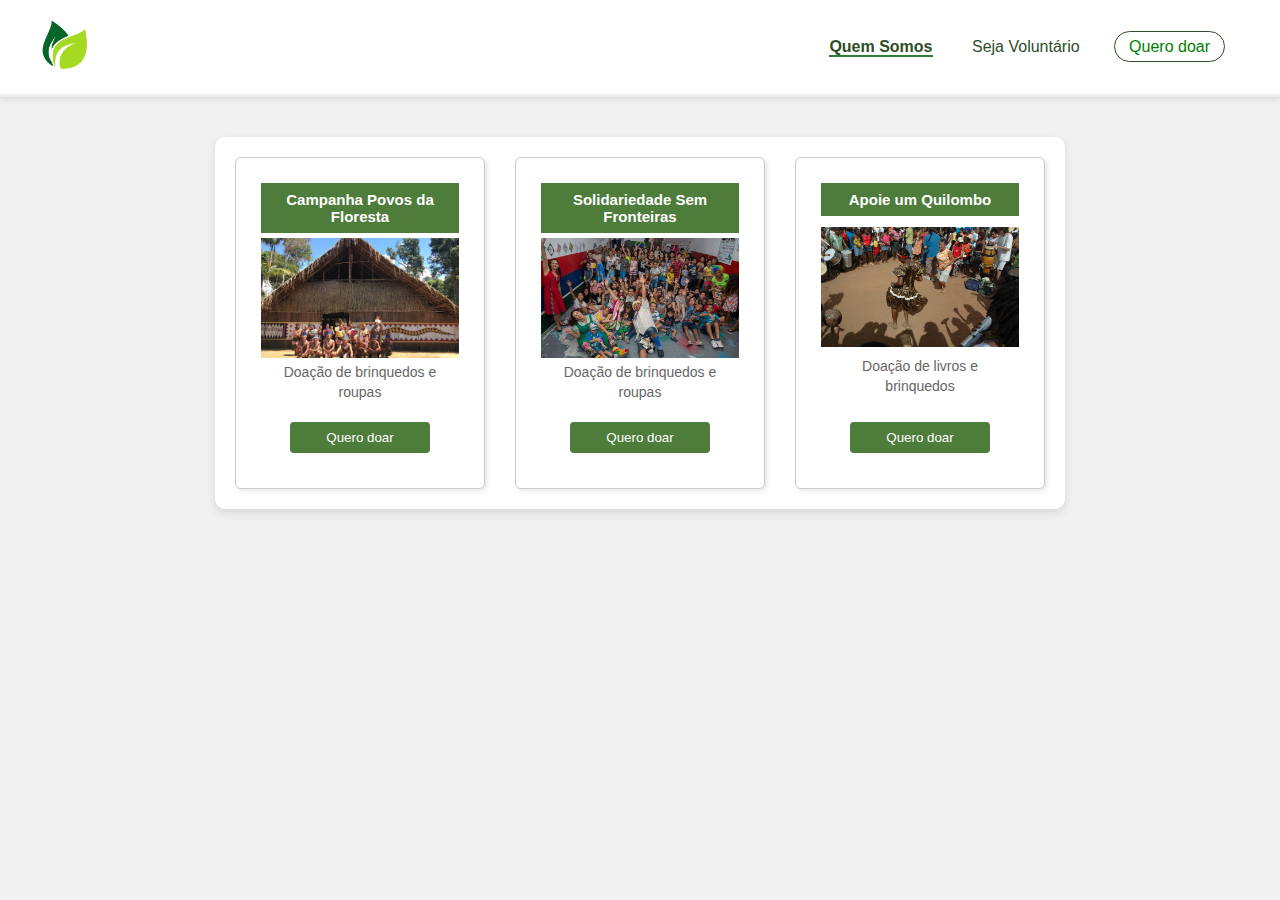
<file: campanhas.html>
<!DOCTYPE html>
<html lang="pt-BR">
<head>
  <meta charset="UTF-8">
  <meta name="viewport" content="width=device-width, initial-scale=1.0">
  <title>EcoDoa</title>
  <link rel="stylesheet" href="style.css">
</head>
<body class="campanhas-page">
  <header class="topo">
    <a href="index.html">
      <img src="img/logo.png" alt="Logo EcoDoa" class="logo">
    </a>
    <nav>
      <a href="quem-somos.html" class="ativo">Quem Somos</a>
      <a href="seja-voluntario.html">Seja Voluntário</a>
      <a href="quero-doar.html" class="botao-doar">Quero doar</a>
    </nav>
  </header>

  <main>
    <section class="campanhas">
      <div class="card">
        <h3>Campanha Povos da Floresta</h3>
        <img src="img/povos indígenas.jpg" alt="Povos da Floresta">
        <p>Doação de brinquedos e roupas</p>
        <button>Quero doar</button>
      </div>
      <div class="card">
        <h3>Solidariedade Sem Fronteiras</h3>
        <img src="img/sem fronteiras.jpeg" alt="Solidariedade">
        <p>Doação de brinquedos e roupas</p>
        <button>Quero doar</button>
      </div>
      <div class="card">
        <h3>Apoie um Quilombo</h3>
        <img src="img/quilombo.JPG" alt="Quilombo">
        <p>Doação de livros e brinquedos</p>
        <button>Quero doar</button>
      </div>
    </section>
  </main>
</body>
</html>
</file>
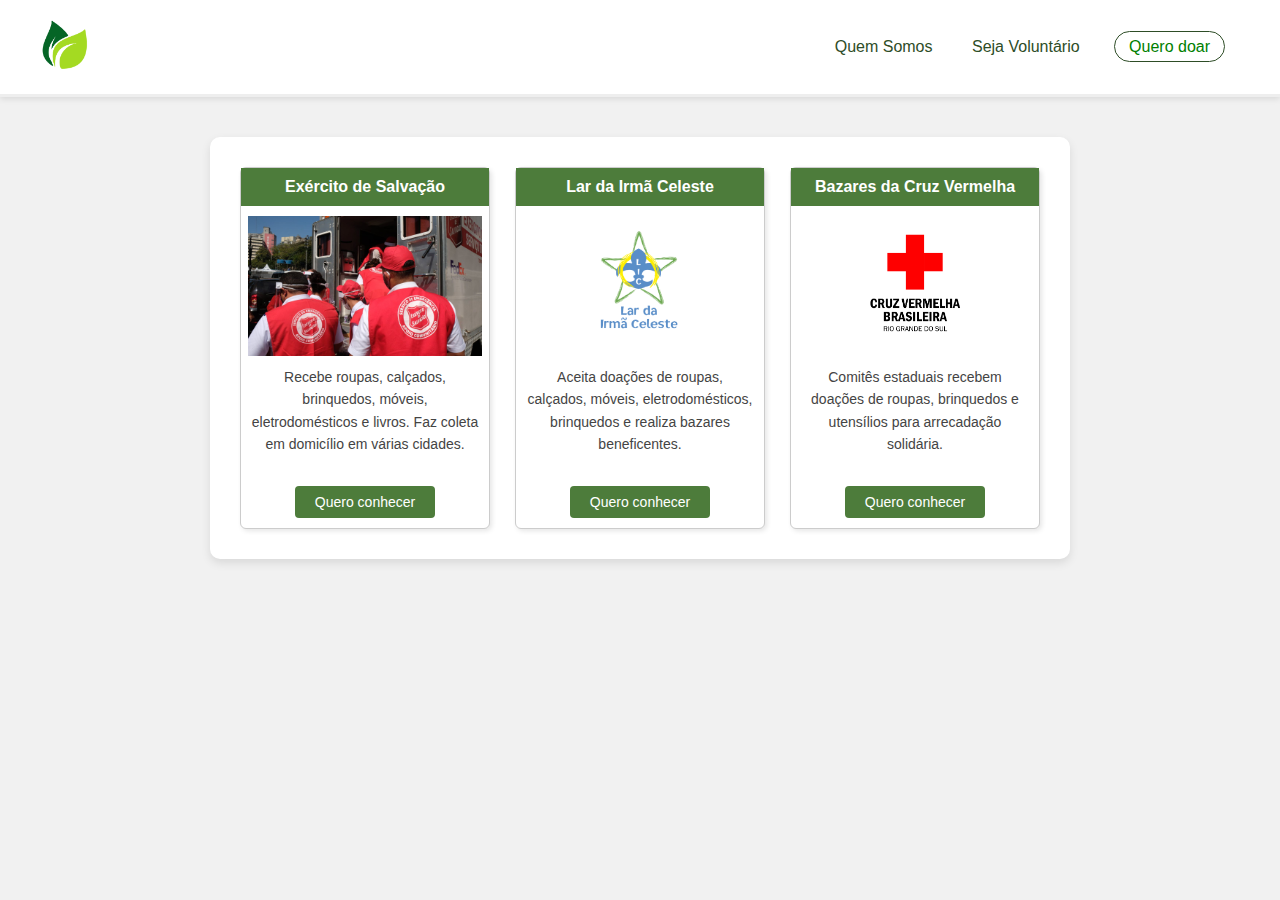
<file: ongs.html>
<!DOCTYPE html>
<html lang="pt-BR">
<head>
  <meta charset="UTF-8">
  <meta name="viewport" content="width=device-width, initial-scale=1.0">
  <title>EcoDoa - ONGs</title>
  <link rel="stylesheet" href="style.css">
</head>
<body class="ongs-page">
  <header class="topo">
    <a href="index.html">
      <img src="img/logo.png" alt="Logo EcoDoa" class="logo">
    </a>
    <nav>
      <a href="#">Quem Somos</a>
      <a href="#">Seja Voluntário</a>
      <a href="#" class="botao-doar">Quero doar</a>
    </nav>
  </header>

  <main>
  <section class="ongs">
    <div class="ong-card">
      <h3>Exército de Salvação</h3>
      <img src="img/Exercito-de-Salvacao.jpg" alt="Exército de Salvação">
      <p>Recebe roupas, calçados, brinquedos, móveis, eletrodomésticos e livros. Faz coleta em domicílio em várias cidades.</p>
      <button>Quero conhecer</button>
    </div>
    <div class="ong-card">
      <h3>Lar da Irmã Celeste</h3>
      <img src="img/irmã celeste.png" alt="Lar da Irmã Celeste">
      <p>Aceita doações de roupas, calçados, móveis, eletrodomésticos, brinquedos e realiza bazares beneficentes.</p>
      <button>Quero conhecer</button>
    </div>
    <div class="ong-card">
      <h3>Bazares da Cruz Vermelha</h3>
      <img src="img/cruz vermelha.png" alt="Cruz Vermelha">
      <p>Comitês estaduais recebem doações de roupas, brinquedos e utensílios para arrecadação solidária.</p>
      <button>Quero conhecer</button>
    </div>
  </section>
</main>

</body>
</html>
</file>
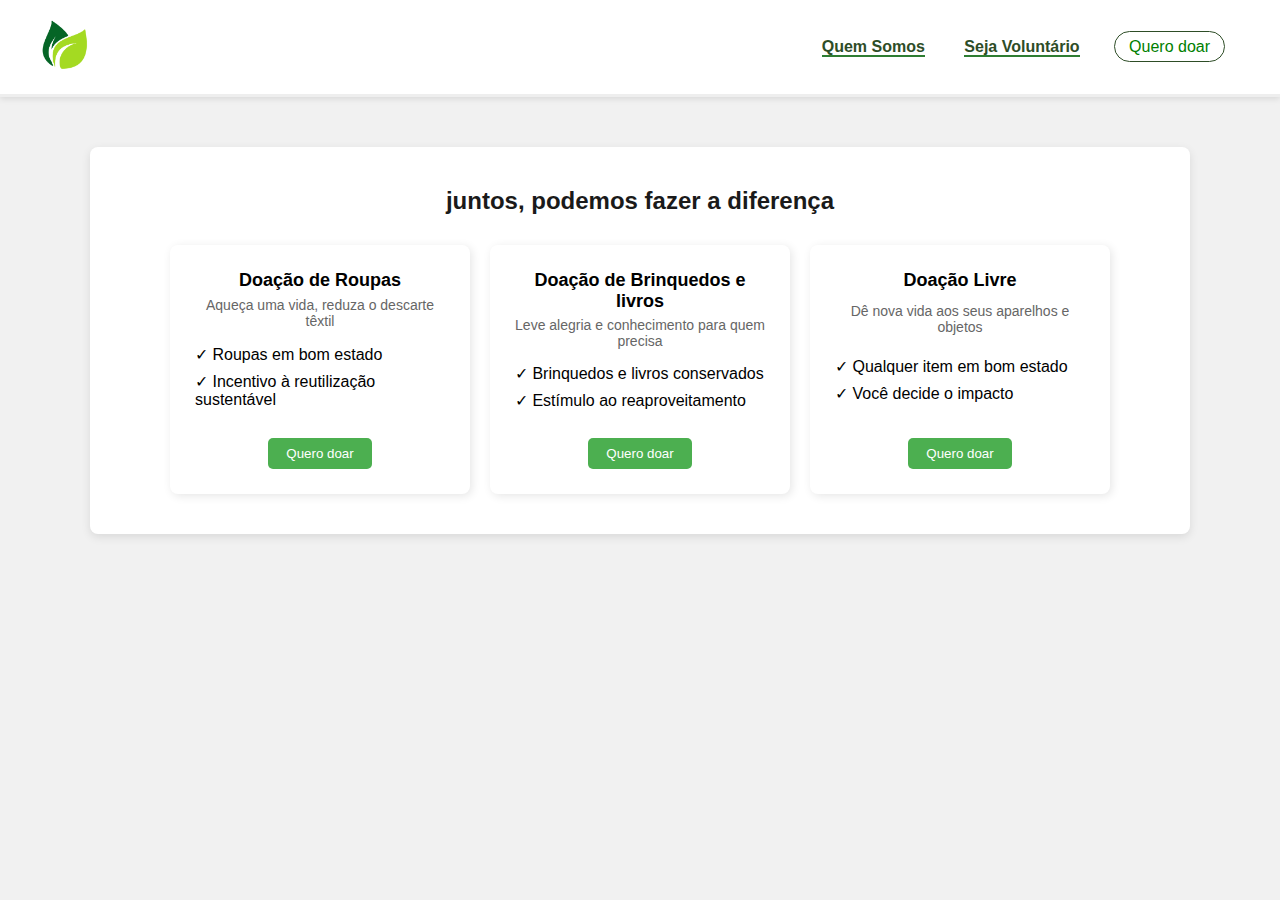
<file: quero-doar.html>
<!DOCTYPE html>
<html lang="pt-BR">
<head>
  <meta charset="UTF-8">
  <title>EcoDoa - Quero Doar</title>
  <link rel="stylesheet" href="style.css"> <!-- Aqui conecta com o CSS -->
</head>
<body>
  <header class="topo">
    <a href="index.html">
    <img src="img/logo.png" alt="Logo EcoDoa" class="logo">
  </a>
 <nav>
  <a href="quem-somos.html" class="ativo">Quem Somos</a>
  <a href="seja-voluntario.html" class="ativo">Seja Voluntário</a>
  <a href="quero-doar.html" class="botao-doar">Quero doar</a>
</nav>
  </header>

  <section class="secao-cards">
    <h1>juntos, podemos fazer a diferença</h1>
    <div class="cards-container">
      <div class="card">
        <h3>Doação de Roupas</h3>
        <p>Aqueça uma vida, reduza o descarte têxtil</p>
        <ul>
          <li>✓ Roupas em bom estado</li>
          <li>✓ Incentivo à reutilização sustentável</li>
        </ul>
        <button class="btn">Quero doar</button>
      </div>
      <div class="card">
        <h3>Doação de Brinquedos e livros</h3>
        <p>Leve alegria e conhecimento para quem precisa</p>
        <ul>
          <li>✓ Brinquedos e livros conservados</li>
          <li>✓ Estímulo ao reaproveitamento</li>
        </ul>
        <button class="btn">Quero doar</button>
      </div>
      <div class="card">
        <h3>Doação Livre</h3>
        <p>Dê nova vida aos seus aparelhos e objetos</p>
        <ul>
          <li>✓ Qualquer item em bom estado</li>
          <li>✓ Você decide o impacto</li>
        </ul>
        <button class="btn">Quero doar</button>
      </div>
    </div>
  </section>
</body>
</html>
</file>
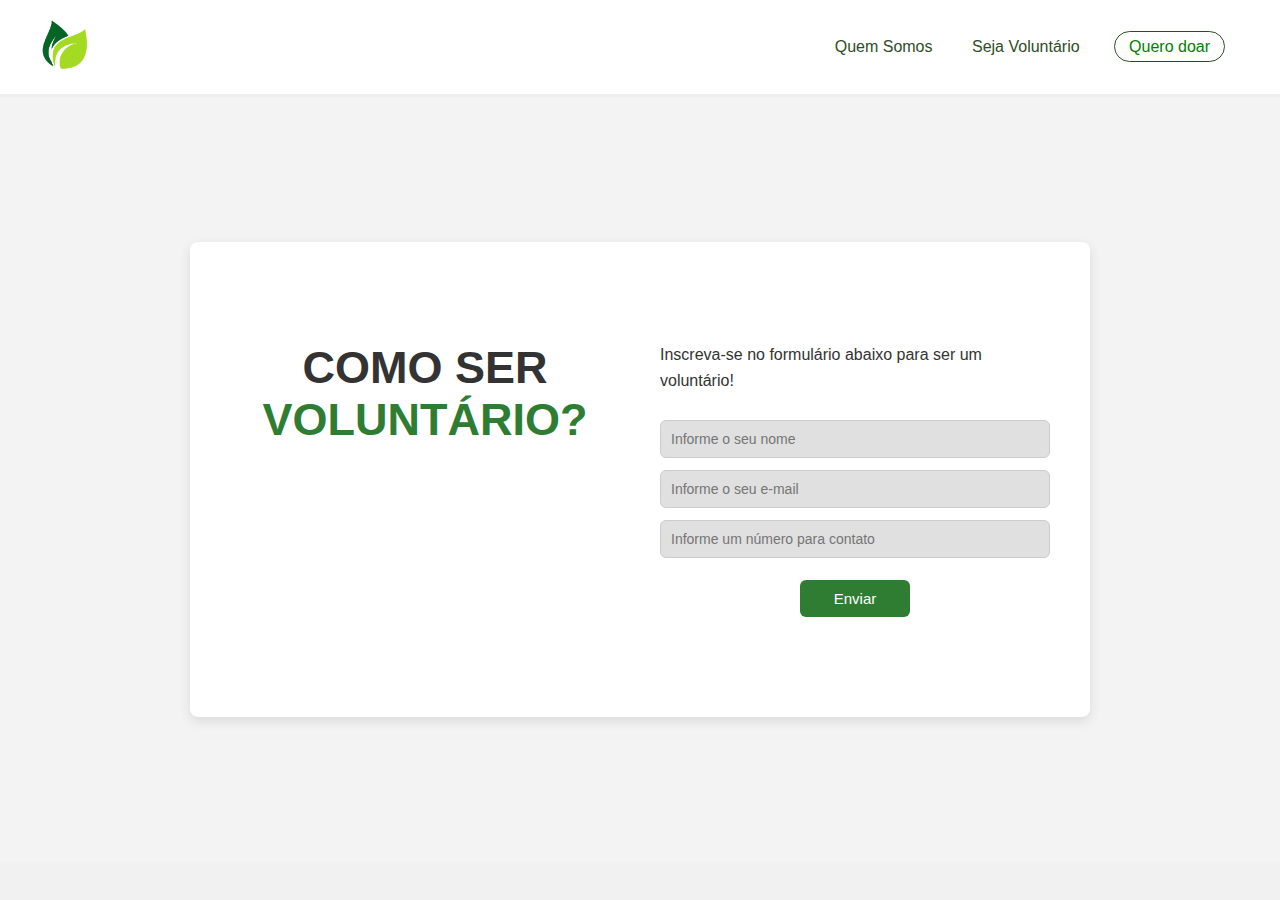
<file: seja-voluntario.html>
<!DOCTYPE html>
<html lang="pt-br">
<head>
  <meta charset="UTF-8" />
  <meta name="viewport" content="width=device-width, initial-scale=1.0" />
  <title>EcoDoa - Seja Voluntário</title>
  <link rel="stylesheet" href="style.css" />
</head>
<body>
  <header class="topo">
    <a href="index.html">
      <img src="img/logo.png" alt="Logo" class="logo">
    </a>
    <nav>
      <a href="quem-somos.html">Quem Somos</a>
      <a href="seja-voluntario.html">Seja Voluntário</a>
      <a href="quero-doar.html" class="botao-doar">Quero doar</a>
    </nav>
  </header>

  <main class="voluntario-container">
    <section class="voluntario-card">
      <div class="voluntario-texto">
        <h1>
          COMO SER<br />
          <span class="verde">VOLUNTÁRIO?</span>
        </h1>
      </div>

      <!-- Formulário funcional com FormSubmit -->
      <form class="voluntario-form" action="https://formsubmit.co/SEUEMAIL@gmail.com" method="POST">
        <p class="form-description">Inscreva-se no formulário abaixo para ser um voluntário!</p>

        <input type="text" name="nome" placeholder="Informe o seu nome" required />
        <input type="email" name="email" placeholder="Informe o seu e-mail" required />
        <input type="tel" name="telefone" placeholder="Informe um número para contato" required />

        <!-- Esconde CAPTCHA -->
        <input type="hidden" name="_captcha" value="false">

        <!-- Redireciona após o envio -->
        <input type="hidden" name="_next" value="https://seusite.com/obrigado.html">

        <button type="submit">Enviar</button>
      </form>
    </section>
  </main>
</body>
</html>
</file>
<file: style.css>
body {
  margin: 0;
  font-family: 'Segoe UI', sans-serif;
  background-color: #EEEEEE;
}

.topo {
  display: flex;
  align-items: center;
  justify-content: space-between;
  padding: 5px 40px;
  background-color: white;
}

.logo {
  height: 60px;
}

nav a {
  margin: 0 15px;
  text-decoration: none;
  color: #2e7d32;
  font-weight: 500;
}

.botao-doar {
  background-color: transparent;
  border: 2px solid #2e7d32;
  color: #2e7d32;
  padding: 8px 18px;
  border-radius: 20px;
  cursor: pointer;
  margin-left: 15px;
}

.icone-perfil {
  height: 40px;
  margin-left: 20px;
   vertical-align: middle;
}

/* Banner com imagem ajustada */
.imagem-central {
  height: 440px;
  overflow: hidden;
  display: flex;
  justify-content: center;
  align-items: center;
}

.imagem-central img {
  width: 100%;
  height: 100%;
  object-fit: cover;
  border-radius: 0;
}

/* Seção de recursos */
.recursos {
  text-align: center;
  padding: 50px 20px;
  background-color: #F8F8F8;
}

.recursos h2 {
  font-size: 36px;
  margin-bottom: 40px;
}

.caixas {
  display: flex;
  justify-content: center;
  flex-wrap: wrap;
  gap: 50px;
}

.caixa {
  max-width: 280px;
  text-align: center;
   background-color: white;
   padding: 30px; 
   border-radius: 10px;
   box-shadow: 0 4px 8px rgba(0, 0, 0, 0.1);
}

.caixa img {
  height: 100px;
  margin-bottom: 20px;
}

.caixa h3 {
  color: #2e7d32;
  margin-bottom: 10px;
}

.caixa p {
  color: #333;
  font-size: 16px;
}

.caixa a {
  text-decoration: none;
  color: inherit;
  display: block;
}

.caixa a:hover {
  color: #2e7d32;
  text-decoration: underline;
} 

main.conteudo {
  max-width: 700px;
  margin: 40px auto;
  padding: 30px 25px;
  background-color: white;
  border-radius: 12px;
  box-shadow: 0 4px 10px rgba(0, 0, 0, 0.07);
}

main h1 {
  font-size: 32px;
  text-align: center;
  margin-bottom: 30px;
  color: #333;
}

main .verde {
  color: #2e7d32;
}

main p {
  font-size: 17px;
  line-height: 1.6;
  color: #444;
  margin-bottom: 20px;
}

nav a.ativo {
  font-weight: bold;
  border-bottom: 2px solid #2e7d32;
}

.perfil-btn {
  background: none;
  border: none;
  font-size: 20px;
  cursor: pointer;
  margin-left: 15px;
}

/* Página - Seja Voluntário */
.voluntario-container {
  display: flex;
  justify-content: center;
  align-items: center;
  padding: 40px 20px;
  background-color: #f3f3f3;
  min-height: 85vh;
}

.voluntario-card {
  display: flex;
  flex-wrap: wrap;
  background-color: #fff;
  border-radius: 8px;
  box-shadow: 0 4px 12px rgba(0, 0, 0, 0.1);
  padding: 100px 40px;
  max-width: 900px;
  width: 100%;
  gap: 40px;
  align-items: flex-start;
  justify-content: space-between;
}

.voluntario-texto {
  flex: 1 1 300px;
}

.voluntario-texto h1 {
  font-size: 45px; /* Changed from 28px to 48px - you can adjust this value */
  margin-bottom: 10px;
}

.voluntario-texto .verde {
  color: #2e7d32;
}

.voluntario-form {
  flex: 1 1 300px;
  display: flex;
  flex-direction: column;
  gap: 12px;
}

.voluntario-form .form-description {
    font-size: 16px;
    margin-bottom: 15px;
    color: #333;
}

.voluntario-form input {
  padding: 10px;
  font-size: 14px;
  border-radius: 6px;
  border: 1px solid #ccc;
  background-color: #e0e0e0;
}

.voluntario-form button {
  padding:  10px 20px;;
  font-size: 15px;
  background-color: #2e7d32;
  color: white;
  border: none;
  border-radius: 6px;
  cursor: pointer;
  transition: background 0.3s;
  width: 110px; /* define a largura */
  display: block;
  margin: 10px auto 0;
}

.voluntario-form button:hover {
  background-color: #256428;
}

/* Quero doar */

body {
  margin: 0;
  font-family: 'Segoe UI', sans-serif;
  background-color: #EEEEEE;
}

.topo {
  display: flex;
  align-items: center;
  justify-content: space-between;
  padding: 15px 40px;
  background-color: white;
  box-shadow: 0 2px 6px rgba(0, 0, 0, 0.1);
}

.logo {
  height: 60px;
}

nav a {
  margin: 0 15px;
  text-decoration: none;
  color: #1a1a1a;
  font-weight: 500;
}

.botao-doar {
  padding: 8px 16px;
  border: 1px solid green;
  border-radius: 20px;
  color: green;
}

.icone-perfil {
  height: 32px;
  margin-left: 15px;
}

.secao-cards {
  background-color: white;
  max-width: 1100px;
  margin: 50px auto;
  padding: 40px;
  border-radius: 8px;
  box-shadow: 0 3px 10px rgba(0,0,0,0.1);
  text-align: center;
}

.secao-cards h1 {
  font-size: 24px;
  margin-bottom: 30px;
  color: #1a1a1a;
}

.cards-container {
  display: flex;
  gap: 20px;
  flex-wrap: wrap;
  justify-content: center;
}

.card {
  background-color: white;
  border-radius: 8px;
  box-shadow: 2px 2px 10px rgba(0,0,0,0.1);
  padding: 25px;
  flex: 1;
  max-width: 300px;
  display: flex;
  flex-direction: column;
  justify-content: space-between;
}

.card h3 {
  font-size: 18px;
  margin-bottom: 5px;
}

.card p {
  font-size: 14px;
  color: #666;
  margin-bottom: 15px;
}

.card ul {
  text-align: left;
  padding-left: 0;
  list-style: none;
  margin-bottom: 20px;
}

.card li {
  margin-bottom: 8px;
}

.card .btn {
  align-self: center;
  background-color: #4CAF50;
  color: white;
  padding: 8px 18px;
  border: none;
  border-radius: 5px;
  cursor: pointer;
  transition: background-color 0.3s;
}

.card .btn:hover {
  background-color: #388E3C;
}

/* campanhas */

.campanhas-page main {
  display: flex;
  justify-content: center;
  padding: 40px 20px;
}

.campanhas-page .campanhas {
  display: flex;
  flex-wrap: wrap;
  gap: 30px;
  background-color: white;
  padding: 20px; /* era 30px */
  border-radius: 10px;
  box-shadow: 0 4px 10px rgba(0, 0, 0, 0.1);
}

.campanhas-page .card {
  background-color: white;
  border: 1px solid #ccc;
  border-radius: 6px;
  overflow: hidden;
  width: 250px;
  box-shadow: 2px 2px 5px rgba(0,0,0,0.1);
  text-align: center;
}

.campanhas-page .card h3 {
  background-color: #4d7c3b;
  color: white;
  padding: 8px; /* corrigido (era "1opx", erro de digitação) */
  font-size: 15px; /* levemente menor */
}

.campanhas-page .card img {
  width: 100%;
  height: 120px; /* era 150px */
  object-fit: cover;
}

.campanhas-page .card p {
  padding: 5px 10px; /* menos padding */
  font-size: 14px;
  line-height: 1.4;
}

.campanhas-page .card button {
  background-color: #4d7c3b;
  color: white;
  border: none;
  padding: 8px 16px;
  margin-bottom: 10px; /* era 15px */
  border-radius: 4px;
  cursor: pointer;
  width: 140px;
  align-self: center;
}

.campanhas-page .card button:hover {
  background-color: #3a5e2d;
}


/* ongs */

* {
  margin: 0;
  padding: 0;
  box-sizing: border-box;
}

body {
  font-family: 'Segoe UI', sans-serif;
  background-color: #f1f1f1;
}

.topo {
  background-color: white;
  padding: 20px 40px;
  display: flex;
  justify-content: space-between;
  align-items: center;
  border-bottom: 3px solid #eee;
}

.logo {
  height: 50px;
}

nav a {
  margin-left: 20px;
  text-decoration: none;
  color: #2e4d27;
  font-weight: 500;
}

.botao-doar {
  border: 1px solid #2e4d27;
  padding: 6px 14px;
  border-radius: 20px;
}

/* ESTILOS ESPECÍFICOS PARA A PÁGINA DAS ONGS */
.ongs-page main {
  display: flex;
  justify-content: center;
  padding: 40px 20px;
}

.ongs {
  display: flex;
  gap: 25px;
  background-color: white;
  padding: 30px;
  border-radius: 10px;
  box-shadow: 0 4px 10px rgba(0, 0, 0, 0.1);
}

.ong-card {
  background-color: white;
  border: 1px solid #ccc;
  border-radius: 6px;
  width: 250px;
  text-align: center;
  box-shadow: 2px 2px 5px rgba(0,0,0,0.1);
  display: flex;
  flex-direction: column;
}

.ong-card h3 {
  background-color: #4d7c3b;
  color: white;
  padding: 10px;
  font-size: 16px;
}

.ong-card img {
  width: 100%;
  height: 140px;
  object-fit: contain;
  margin-top: 10px;
}

.ong-card p {
  font-size: 14px;
  padding: 10px;
  flex-grow: 1; /* permite ao parágrafo ocupar o espaço disponível */
}

.ong-card button {
  background-color: #4d7c3b;
  color: white;
  border: none;
  padding: 8px 16px;
  font-size: 14px;
  margin: 10px;
  border-radius: 4px;
  cursor: pointer;
  margin-top: auto; /* empurra o botão pro final do card */
   width: 140px;
    align-self: center; 
}

.ong-card button:hover {
  background-color: #3a5e2d;
}
</file>
